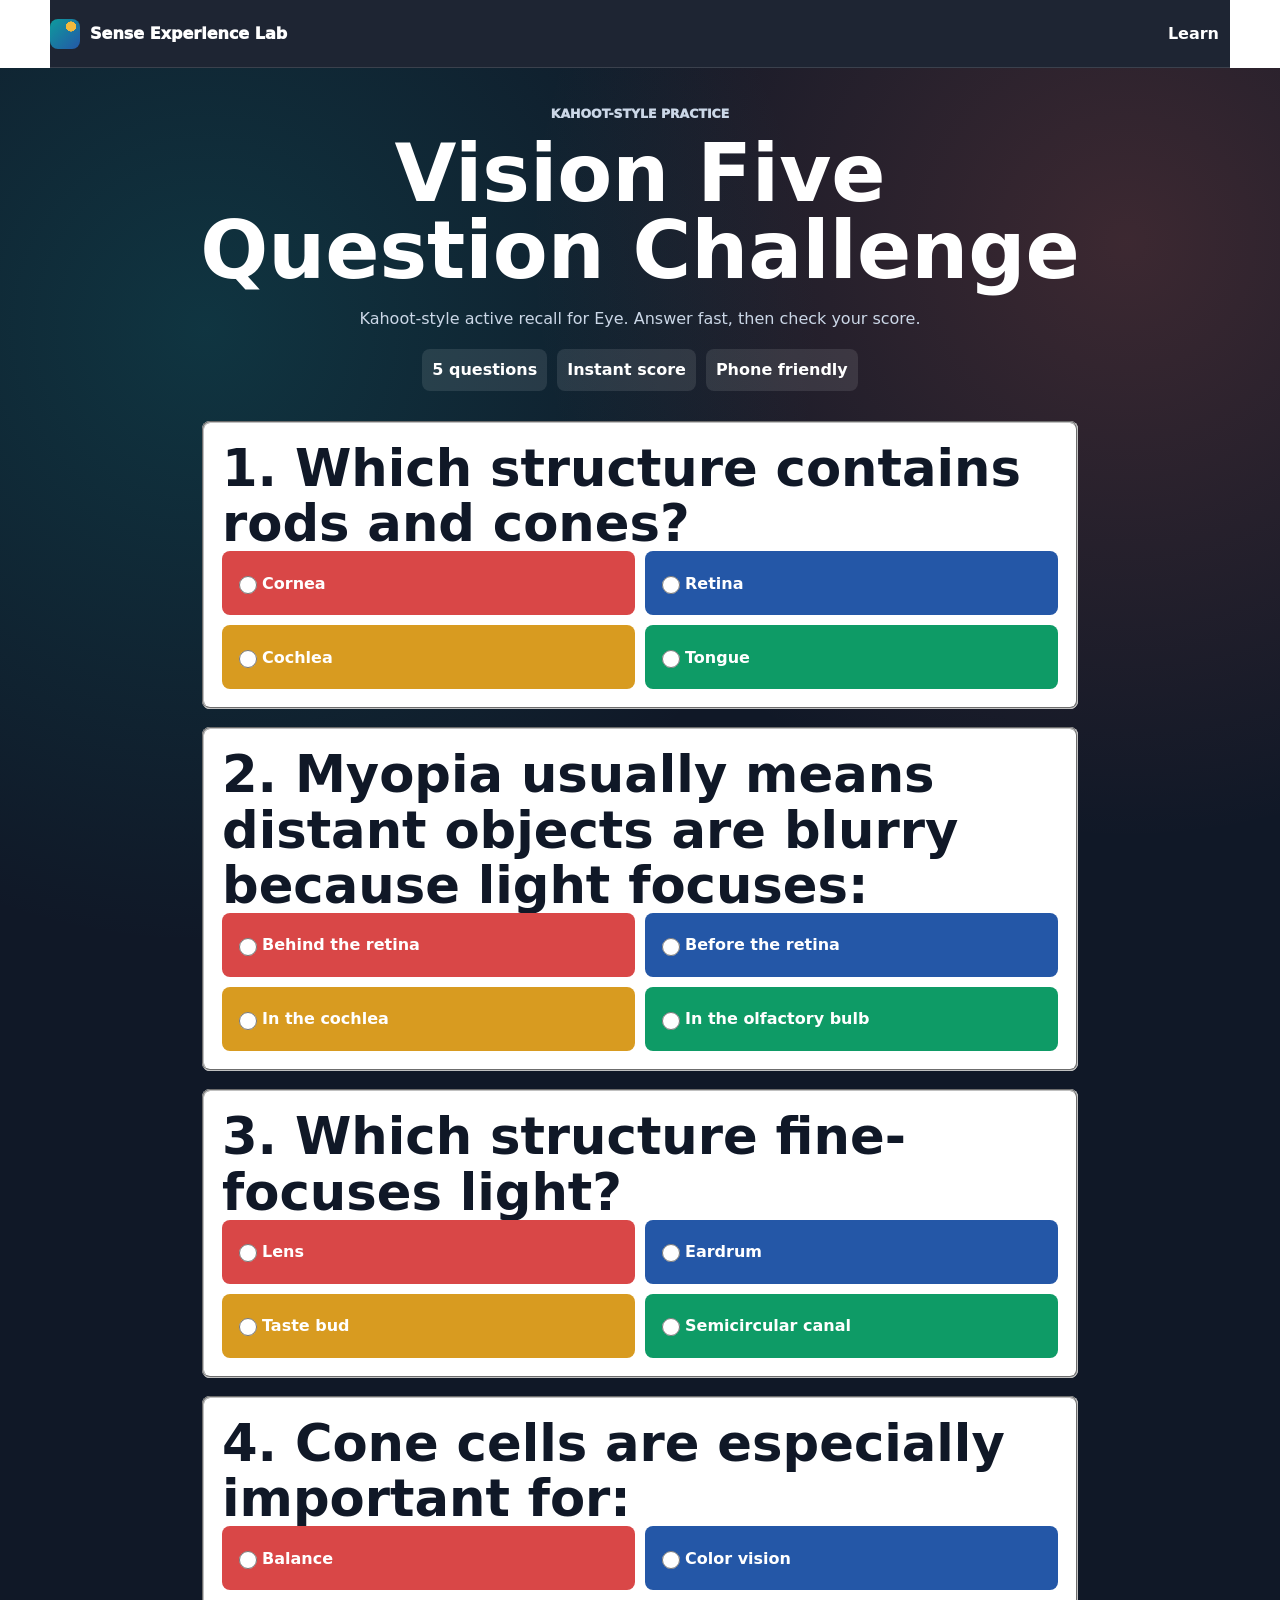
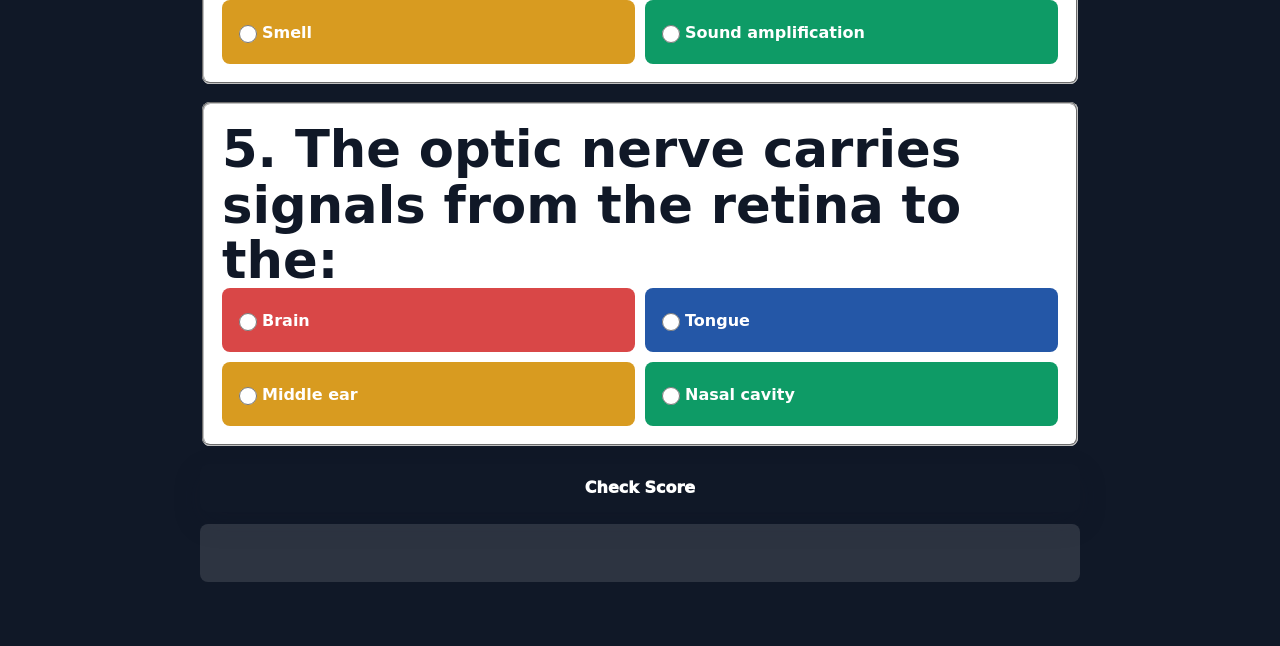
<file: sense-experience-lab/quiz.html>
<!doctype html>
<html lang="en">
  <head>
    <meta charset="utf-8">
    <meta name="viewport" content="width=device-width, initial-scale=1">
    <title>Quiz - Sense Experience Lab</title>
    <meta
      name="description"
      content="Kahoot-style five-question practice quiz for special senses.">
    <link rel="stylesheet" href="styles-base.css">
    <link rel="stylesheet" href="experience.css">
  </head>
  <body data-page="quiz">
    <header class="quiz-header">
      <a class="brand" href="index.html">
        <span class="brand-mark" aria-hidden="true"></span>
        <span>Sense Experience Lab</span>
      </a>
      <a id="quiz-learn-link" href="sense.html?sense=vision">Learn</a>
    </header>

    <main class="quiz-page">
      <section class="quiz-hero">
        <p class="eyebrow">Kahoot-style Practice</p>
        <h1 id="quiz-title">Five Question Challenge</h1>
        <p id="quiz-summary"></p>
        <div class="quiz-meta">
          <span>5 questions</span>
          <span>Instant score</span>
          <span>Phone friendly</span>
        </div>
      </section>

      <form class="kahoot-quiz" id="sense-quiz"></form>
    </main>

    <script src="config.js"></script>
    <script src="data.js"></script>
    <script src="interactions.js"></script>
    <script src="balance-fix.js"></script>
    <script src="core.js"></script>
  </body>
</html>
</file>
<file: sense-experience-lab/styles-base.css>
:root {
  --ink: #101827;
  --muted: #607085;
  --paper: #fff;
  --soft: #f5f8fb;
  --line: #dfe7ef;
  --teal: #0e9b9d;
  --blue: #2457a7;
  --coral: #ee6a5a;
  --amber: #f1b93d;
  --shadow: 0 20px 58px rgba(16, 24, 39, 0.14);
}

* { box-sizing: border-box; }
html { scroll-behavior: smooth; }
body {
  margin: 0;
  color: var(--ink);
  background: var(--paper);
  font-family: Inter, ui-sans-serif, system-ui, -apple-system, BlinkMacSystemFont, "Segoe UI", sans-serif;
  line-height: 1.6;
}
img, canvas, iframe { display: block; max-width: 100%; }
a { color: inherit; }
button, input { font: inherit; }
button { cursor: pointer; }
.sr-only {
  position: absolute;
  width: 1px;
  height: 1px;
  overflow: hidden;
  clip: rect(0, 0, 0, 0);
}
.section-inner {
  width: min(1180px, calc(100% - 32px));
  margin: 0 auto;
}
h1, h2, h3, p { overflow-wrap: anywhere; }
h1 {
  margin: 0;
  font-size: clamp(3rem, 7vw, 6.2rem);
  line-height: 0.96;
}
h2 {
  margin: 0;
  font-size: clamp(1.8rem, 4vw, 3.35rem);
  line-height: 1.08;
}
h3 { margin: 0; font-size: 1.22rem; line-height: 1.2; }
p { color: var(--muted); }
.eyebrow {
  margin: 0 0 12px;
  color: var(--teal);
  font-size: 0.78rem;
  font-weight: 950;
  letter-spacing: 0;
  text-transform: uppercase;
}

.site-header, .quiz-header {
  position: sticky;
  top: 0;
  z-index: 20;
  background: rgba(255, 255, 255, 0.92);
  border-bottom: 1px solid var(--line);
  backdrop-filter: blur(16px);
}
.dark-header, .quiz-header { color: white; background: rgba(16, 24, 39, 0.94); border-color: rgba(255,255,255,.13); }
.nav-shell, .quiz-header {
  min-height: 68px;
  width: min(1180px, calc(100% - 32px));
  margin: 0 auto;
  display: flex;
  align-items: center;
  justify-content: space-between;
  gap: 20px;
}
.brand {
  display: inline-flex;
  align-items: center;
  gap: 10px;
  font-weight: 950;
  text-decoration: none;
}
.brand-mark {
  width: 30px;
  height: 30px;
  border-radius: 8px;
  background: radial-gradient(circle at 70% 25%, var(--amber) 0 16%, transparent 17%), linear-gradient(135deg, var(--teal), var(--blue));
}
.nav-links { display: flex; align-items: center; gap: 5px; }
.nav-links a, .quiz-header a:not(.brand) {
  padding: 9px 11px;
  border-radius: 8px;
  color: inherit;
  font-weight: 850;
  text-decoration: none;
}
.nav-links a:hover, .quiz-header a:not(.brand):hover { background: rgba(14, 155, 157, 0.1); color: var(--teal); }
.nav-toggle {
  display: none;
  width: 42px;
  height: 42px;
  border: 1px solid var(--line);
  border-radius: 8px;
  background: white;
  align-items: center;
  justify-content: center;
  flex-direction: column;
  gap: 5px;
}
.nav-toggle span:not(.sr-only) { width: 18px; height: 2px; background: var(--ink); }

.home-hero {
  padding: 88px 0 58px;
  background: linear-gradient(180deg, #fff 0%, #f4f8fb 100%);
}
.home-hero-grid, .design-note-grid {
  display: grid;
  grid-template-columns: minmax(0, 1fr) minmax(260px, .38fr);
  gap: 34px;
  align-items: end;
}
.home-copy { max-width: 880px; }
.home-copy p:not(.eyebrow) { max-width: 720px; font-size: clamp(1.05rem, 2vw, 1.24rem); }
.home-rule, .content-panel, .station-model-card, #interaction-zone, .qr-strip {
  border: 1px solid var(--line);
  border-radius: 8px;
  background: white;
  box-shadow: var(--shadow);
}
.home-rule { padding: 24px; }
.home-rule strong, .home-rule span { display: block; }
.home-rule span { color: var(--muted); font-weight: 850; }
.organ-gallery, .section-band { padding: 72px 0; }
.section-heading { max-width: 820px; margin-bottom: 30px; }

.real-organ-grid {
  display: grid;
  grid-template-columns: repeat(auto-fit, minmax(340px, 1fr));
  gap: 20px;
}
.real-organ-card {
  display: grid;
  grid-template-rows: auto 280px auto auto;
  min-height: 640px;
  border: 1px solid var(--line);
  border-radius: 8px;
  background: var(--paper);
  overflow: hidden;
  box-shadow: 0 16px 44px rgba(16, 24, 39, .11);
}
.organ-card-head { display: grid; gap: 10px; padding: 20px 20px 0; }
.organ-card-head span {
  display: inline-flex;
  width: fit-content;
  padding: 5px 8px;
  border-radius: 8px;
  color: #14696f;
  background: #e4f8f5;
  font-size: .78rem;
  font-weight: 950;
  text-transform: uppercase;
}
.organ-card-head p { margin: 0; font-size: .94rem; }
.real-model-mini {
  position: relative;
  min-height: 280px;
  margin: 16px 14px 12px;
  border: 1px solid var(--line);
  border-radius: 8px;
  overflow: hidden;
  background: #101827;
}
.model-chip {
  position: absolute;
  z-index: 2;
  top: 12px;
  left: 12px;
  max-width: calc(100% - 24px);
  padding: 7px 9px;
  border-radius: 8px;
  color: white;
  background: rgba(16, 24, 39, .84);
  font-size: .78rem;
  font-weight: 950;
}
.real-model-mini iframe, .real-model-frame { width: 100%; height: 100%; border: 0; background: #101827; }
.real-model-mini iframe { position: absolute; inset: 0; }
.layer-ladder { display: grid; gap: 8px; padding: 0 14px 14px; }
.layer-ladder div {
  display: grid;
  grid-template-columns: 76px 1fr;
  gap: 10px;
  align-items: center;
  padding: 10px 12px;
  border: 1px solid var(--line);
  border-radius: 8px;
  background: var(--soft);
}
.layer-ladder strong { color: var(--teal); font-size: .82rem; text-transform: uppercase; }
.layer-ladder span { color: #34475b; font-weight: 850; }
.organ-card-actions {
  display: grid;
  grid-template-columns: minmax(120px, 1fr) minmax(118px, 130px) minmax(118px, 130px);
  gap: 10px;
  padding: 14px;
  border-top: 1px solid var(--line);
}
.button, .card-button {
  min-height: 44px;
  display: inline-flex;
  align-items: center;
  justify-content: center;
  padding: 10px 14px;
  border: 1px solid transparent;
  border-radius: 8px;
  font-weight: 950;
  text-decoration: none;
}
.primary, .card-button.primary { color: white; background: var(--ink); box-shadow: 0 10px 28px rgba(16,24,39,.18); }
.secondary { color: var(--ink); background: white; border-color: var(--line); }
.qr-button {
  min-height: 140px;
  display: grid;
  justify-items: center;
  align-content: center;
  gap: 6px;
  padding: 8px;
  border: 1px solid var(--line);
  border-radius: 8px;
  color: #34475b;
  background: white;
  font-size: .76rem;
  font-weight: 950;
  text-decoration: none;
}
.qr-button img, .quiz-qr-link img, .qr-callout img {
  width: 100px;
  height: 100px;
  border: 1px solid var(--line);
  border-radius: 8px;
  background: white;
}
.design-note { padding: 64px 0; color: white; background: var(--ink); }
.design-note p { color: #c9d5e5; }

.station-hero { padding: 76px 0 58px; background: linear-gradient(180deg, #fff 0%, #f5f8fb 100%); }
.station-hero-grid, .station-learning-grid {
  display: grid;
  grid-template-columns: minmax(0, .9fr) minmax(360px, .75fr);
  gap: 24px;
  align-items: stretch;
}
.station-hero h1 { font-size: clamp(2.6rem, 6vw, 5rem); }
.hero-actions { display: flex; gap: 12px; flex-wrap: wrap; margin-top: 24px; }
.station-model-card, .compact-frame { min-height: 390px; overflow: hidden; }
.content-panel { padding: 24px; }
.term-list, .sensor-flow { display: grid; gap: 10px; }
.term-card {
  padding: 13px;
  border: 1px solid var(--line);
  border-radius: 8px;
  background: var(--soft);
}
.term-card strong { display: block; }
.term-card span { color: var(--muted); }
.sensor-flow span {
  padding: 12px;
  border-left: 4ppx solid var(--teal);
  border-radius: 8px;
  background: #edf8f7;
  font-weight: 900;
}
.alt-band { background: #f5f8fb; }
</file>
<file: sense-experience-lab/experience.css>
#interaction-zone { overflow: hidden; }
.interaction-shell {
  display: grid;
  grid-template-columns: minmax(0, 1fr) minmax(280px, .52fr);
}
.interaction-stage { min-height: 370px; padding: 22px; background: linear-gradient(135deg, #f7fbff, #edf7f4); }
.interaction-controls { padding: 22px; border-left: 1px solid var(--line); background: white; }
.mission-card {
  display: grid;
  gap: 4px;
  margin-bottom: 16px;
  padding: 14px;
  border-radius: 8px;
  color: white;
  background: linear-gradient(135deg, var(--teal), var(--blue));
}
.mission-card strong { font-size: .82rem; text-transform: uppercase; }
.mission-card span { font-weight: 850; }
.signal-readout, .sensor-fusion {
  display: grid;
  gap: 8px;
  margin: 12px 0 14px;
  padding: 14px;
  border: 1px solid var(--line);
  border-radius: 8px;
  background: var(--soft);
}
.signal-readout span { color: var(--muted); font-size: .84rem; font-weight: 900; text-transform: uppercase; }
.signal-readout strong { font-size: 2rem; line-height: 1; }
.signal-readout div, .sensor-fusion span { height: 12px; border-radius: 999px; background: #dce7ef; overflow: hidden; }
.signal-readout i, .sensor-fusion i { display: block; width: 0; height: 100%; border-radius: inherit; background: linear-gradient(90deg, var(--teal), var(--blue)); transition: width .22s ease; }
#vision-meter { width: 96%; }
#taste-meter { width: 70%; }
.sensor-fusion b { display: block; margin-bottom: 5px; color: #34475b; font-size: .84rem; }
.sensor-fusion i { width: 45%; }
.code-display {
  margin: 12px 0 14px;
  padding: 14px;
  border-radius: 8px;
  color: white;
  background: var(--ink);
  font-family: ui-monospace, SFMono-Regular, Menlo, Monaco, Consolas, monospace;
  font-weight: 900;
}
.control-grid { display: grid; grid-template-columns: repeat(2, minmax(0, 1fr)); gap: 8px; }
.control-grid button {
  min-height: 44px;
  border: 1px solid var(--line);
  border-radius: 8px;
  background: white;
  color: #34475b;
  font-weight: 900;
}
.control-grid button.is-active, .control-grid button:hover { color: white; background: var(--blue); border-color: var(--blue); }
.note-box { min-height: 72px; margin-top: 14px; padding: 14px; border-radius: 8px; background: var(--soft); color: #385166; font-weight: 850; }
.vision-stage, .balance-stage, .smell-stage, .taste-stage { min-height: 326px; position: relative; border-radius: 8px; overflow: hidden; }
.vision-stage { background: linear-gradient(180deg, #c8e9ed 0 42%, #e6edf2 42%); }
.vision-stage[data-mode="myopia"] { filter: blur(3.5px); }
.vision-stage[data-mode="color"] { filter: sepia(.3) saturate(.75) hue-rotate(34deg); }
.vision-stage[data-mode="aging"] { filter: contrast(.76) brightness(1.08) sepia(.25); }
.vision-board {
  position: absolute;
  top: 30px;
  left: 50%;
  width: min(74%, 430px);
  min-height: 78px;
  transform: translateX(-50%);
  display: grid;
  place-items: center;
  border-radius: 8px;
  color: white;
  background: #1f5d5c;
  font-size: 1.5rem;
  font-weight: 950;
}
.vision-samples { position: absolute; right: 9%; bottom: 48px; display: flex; gap: 12px; }
.vision-samples span { width: 42px; height: 78px; border-radius: 8px; }
.vision-samples span:nth-child(1) { background: #e85445; }
.vision-samples span:nth-child(2) { background: #40a970; }
.vision-samples span:nth-child(3) { background: #486fc5; }
.vision-samples span:nth-child(4) { background: #f5c143; }
.audio-canvas { width: 100%; aspect-ratio: 2.7 / 1; border-radius: 8px; background: var(--ink); }
.balance-stage { perspective: 720px; background: #e9f4f6; }
.hallway {
  position: absolute;
  inset: 0;
  background: repeating-linear-gradient(0deg, rgba(36,87,167,.12) 0 3px, transparent 3px 34px), linear-gradient(180deg, #dff1f4, #f6fbfc);
}
.balance-stage.is-moving .hallway { animation: gentle-sway 4s ease-in-out infinite; }
.focus-dot {
  position: absolute;
  top: 44%;
  left: 50%;
  transform: translate(-50%, -50%);
  padding: 10px 12px;
  border-radius: 8px;
  color: white;
  background: var(--ink);
  font-weight: 900;
}
@keyframes gentle-sway {
  0%, 100% { transform: rotateZ(0deg) translateX(0); }
  35% { transform: rotateZ(1.7deg) translateX(8px); }
  70% { transform: rotateZ(-1.7deg) translateX(-8px); }
}
.smell-stage, .taste-stage { display: grid; place-items: center; background: linear-gradient(135deg, #fff7f4, #edf8fb); }
.receptor-array, .taste-array { display: flex; align-items: end; justify-content: center; gap: 18px; width: 100%; min-height: 220px; }
.receptor-array span { width: 32px; height: 78px; border-radius: 999px 999px 6px 6px; background: #d6e4ec; transition: .22s ease; }
.receptor-array span.is-active { height: 132px; background: var(--teal); box-shadow: 0 0 0 9px rgba(14,155,157,.12); }
.taste-array span { width: 48px; height: 48px; border-radius: 50%; background: #e9b5bc; transition: .22s ease; }
.taste-array span.is-active { transform: scale(1.35); background: var(--coral); box-shadow: 0 0 0 10px rgba(238,106,90,.16); }
.range-label { display: grid; gap: 8px; margin-top: 14px; color: #34475b; font-weight: 900; }
input[type="range"] { width: 100%; accent-color: var(--teal); }

.qr-strip { display: grid; grid-template-columns: minmax(0, 1fr) 128px; gap: 24px; align-items: center; padding: 24px; }
.quiz-qr-link { display: grid; justify-items: center; gap: 6px; color: #34475b; font-weight: 950; text-decoration: none; }
.quiz-qr-link img { width: 112px; height: 112px; }
.ar-page { min-height: calc(100vh - 68px); padding: 28px 0 54px; background: var(--ink); color: white; }
.ar-layout { display: grid; grid-template-columns: minmax(0, 1fr) minmax(320px, .46fr); gap: 18px; }
.ar-model-shell, .ar-panel { border: 1px solid rgba(255,255,255,.14); border-radius: 8px; background: rgba(255,255,255,.08); box-shadow: 0 22px 70px rgba(0,0,0,.28); overflow: hidden; }
.model-toolbar { min-height: 52px; display: flex; align-items: center; justify-content: space-between; gap: 12px; padding: 12px 14px; border-bottom: 1px solid rgba(255,255,255,.12); color: #d8e4f2; font-weight: 900; }
.model-toolbar a { color: white; text-underline-offset: 4px; }
.ar-model-shell .real-model-frame { min-height: 650px; }
.ar-panel { padding: 24px; }
.ar-panel h1 { font-size: clamp(2.25rem, 6vw, 4.6rem); }
.ar-panel p, .qr-callout span { color: #cbd7e7; }
.ar-panel .term-card { background: rgba(255,255,255,.08); border-color: rgba(255,255,255,.16); }
.qr-callout { display: grid; grid-template-columns: 104px 1fr; gap: 14px; align-items: center; margin-top: 18px; padding: 14px; border-radius: 8px; background: rgba(255,255,255,.1); }
.qr-callout img { width: 104px; height: 104px; }
.qr-callout strong, .qr-callout span { display: block; }

.quiz-page {
  min-height: calc(100vh - 68px);
  padding: 36px 16px 64px;
  color: white;
  background: radial-gradient(circle at 16% 12%, rgba(14,155,157,.22), transparent 28%), radial-gradient(circle at 88% 8%, rgba(238,106,90,.2), transparent 26%), var(--ink);
}
.quiz-hero, .kahoot-quiz { width: min(880px, 100%); margin: 0 auto; }
.quiz-hero { text-align: center; }
.quiz-hero h1 { font-size: clamp(2.4rem, 7vw, 5rem); }
.quiz-hero p { color: #cbd7e7; }
.quiz-meta { display: flex; justify-content: center; gap: 10px; flex-wrap: wrap; margin-top: 18px; }
.quiz-meta span { padding: 8px 10px; border-radius: 8px; background: rgba(255,255,255,.1); font-weight: 900; }
.kahoot-quiz { display: grid; gap: 18px; margin-top: 30px; }
.quiz-question { padding: 18px; border-radius: 8px; background: white; color: var(--ink); }
.answer-grid { display: grid; grid-template-columns: repeat(2, minmax(0, 1fr)); gap: 10px; }
.answer-grid label { min-height: 64px; display: grid; grid-template-columns: 18px 1fr; align-items: center; gap: 10px; padding: 12px; border-radius: 8px; color: white; font-weight: 900; }
.answer-grid label:nth-child(1) { background: #d94747; }
.answer-grid label:nth-child(2) { background: var(--blue); }
.answer-grid label:nth-child(3) { background: #d89b20; }
.answer-grid label:nth-child(4) { background: #0e9b66; }
.answer-grid input { width: 18px; height: 18px; accent-color: white; }
.quiz-submit-row { display: grid; gap: 12px; }
.quiz-result { min-height: 58px; padding: 16px; border-radius: 8px; background: rgba(255,255,255,.12); color: white; font-weight: 950; }
.site-footer { padding: 22px 0; color: #d3dde7; background: var(--ink); }
.footer-inner { display: flex; justify-content: space-between; gap: 16px; flex-wrap: wrap; font-weight: 850; }

@media (max-width: 900px) {
  .home-hero-grid, .station-hero-grid, .station-learning-grid, .interaction-shell, .ar-layout, .design-note-grid { grid-template-columns: 1fr; }
  .interaction-controls { border-left: 0; border-top: 1px solid var(--line); }
  .real-organ-grid { grid-template-columns: repeat(auto-fit, minmax(320px, 1fr)); }
}
@media (max-width: 680px) {
  .nav-toggle { display: inline-flex; }
  .nav-links:not(.nav-links-static) {
    position: absolute;
    top: 68px;
    left: 16px;
    right: 16px;
    display: none;
    flex-direction: column;
    align-items: stretch;
    padding: 10px;
    border: 1px solid var(--line);
    border-radius: 8px;
    background: white;
    box-shadow: var(--shadow);
  }
  .nav-links.is-open { display: flex; }
  .home-hero, .organ-gallery, .section-band { padding: 52px 0; }
  .home-rule { display: none; }
  .real-organ-grid, .answer-grid { grid-template-columns: 1fr; }
  .organ-card-actions { grid-template-columns: repeat(2, minmax(0, 1fr)); }
  .organ-card-actions .card-button { grid-column: 1 / -1; }
  .qr-button img { width: 108px; height: 108px; }
  .button { width: 100%; }
  .hero-actions { flex-direction: column; }
  .qr-strip { grid-template-columns: 1fr; }
  .quiz-qr-link { justify-items: start; }
  .control-grid { grid-template-columns: 1fr; }
  .ar-model-shell .real-model-frame { min-height: 480px; }
}
@media (max-width: 420px) {
  .organ-card-actions, .qr-callout { grid-template-columns: 1fr; }
  .organ-card-actions .card-button { grid-column: auto; }
  .qr-button { min-height: 128px; }
}
@media (prefers-reduced-motion: reduce) {
  *, *::before, *::after { animation-duration: .01ms !important; animation-iteration-count: 1 !important; transition-duration: .01ms !important; scroll-behavior: auto !important; }
}
</file>
